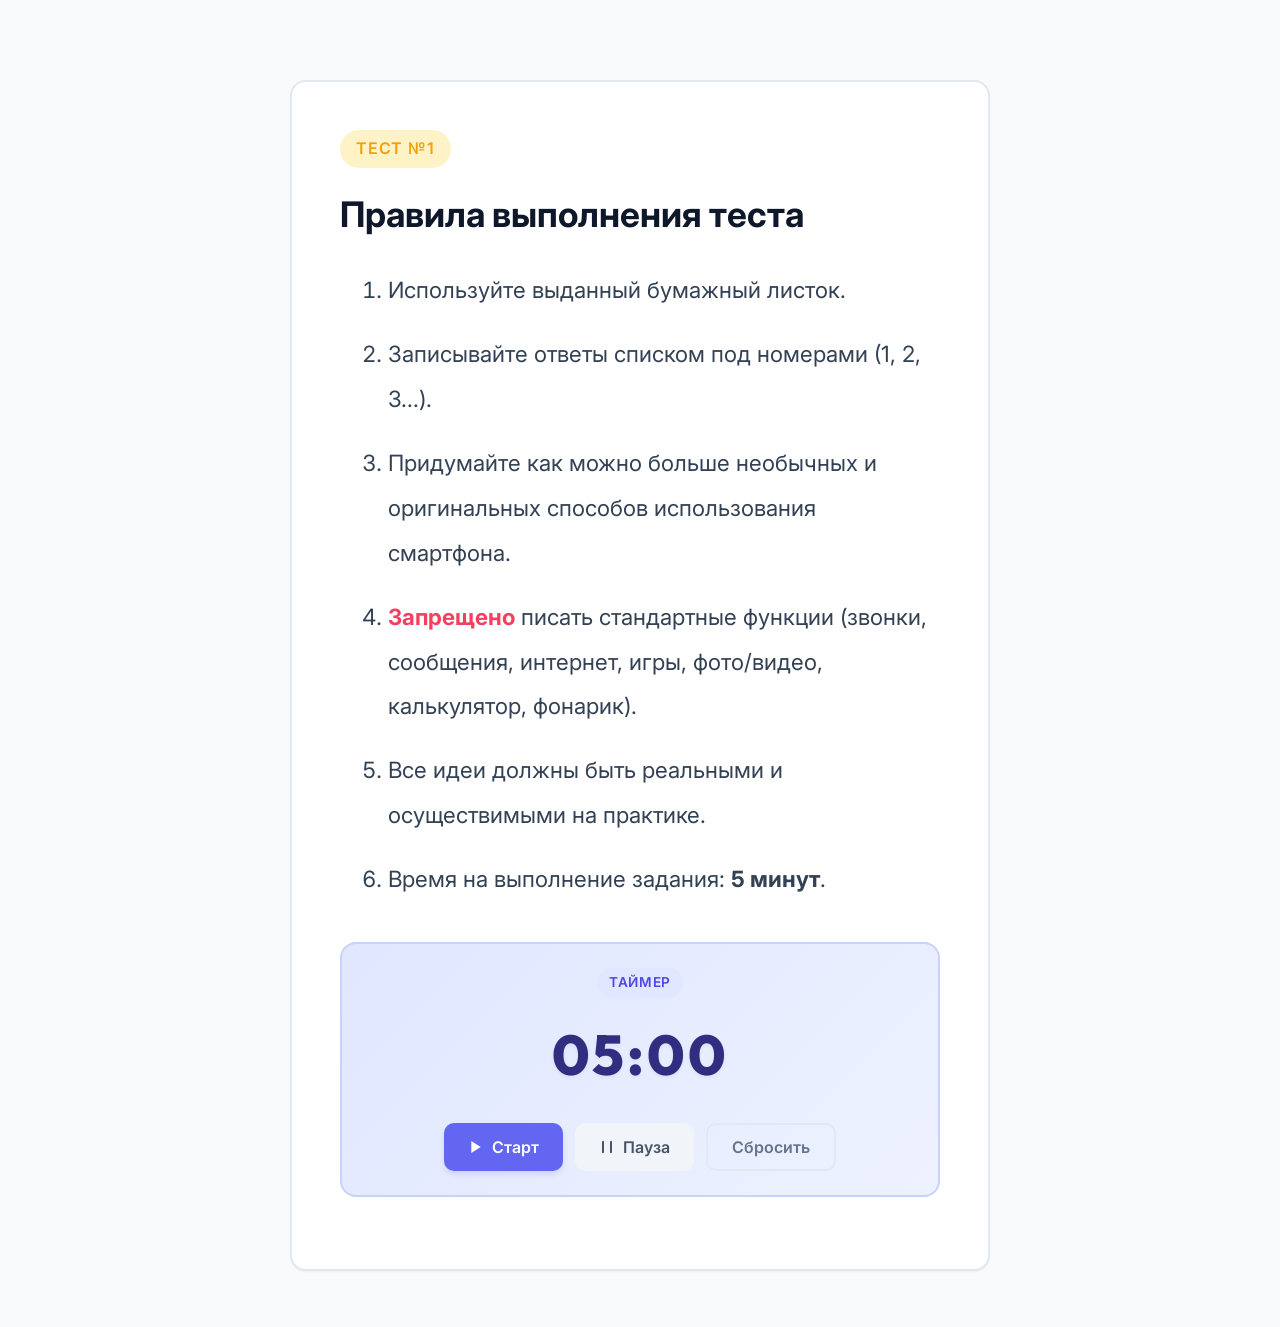
<file: index.html>
<!DOCTYPE html>
<html>
<head>
    <meta charset="UTF-8">
    <title>Перенаправление...</title>
    <script>
        window.location.href = 'smartphone.html';
    </script>
</head>
<body>
    <p>Если перенаправление не произошло, перейдите по <a href="smartphone.html">этой ссылке</a>.</p>
</body>
</html>
</file>
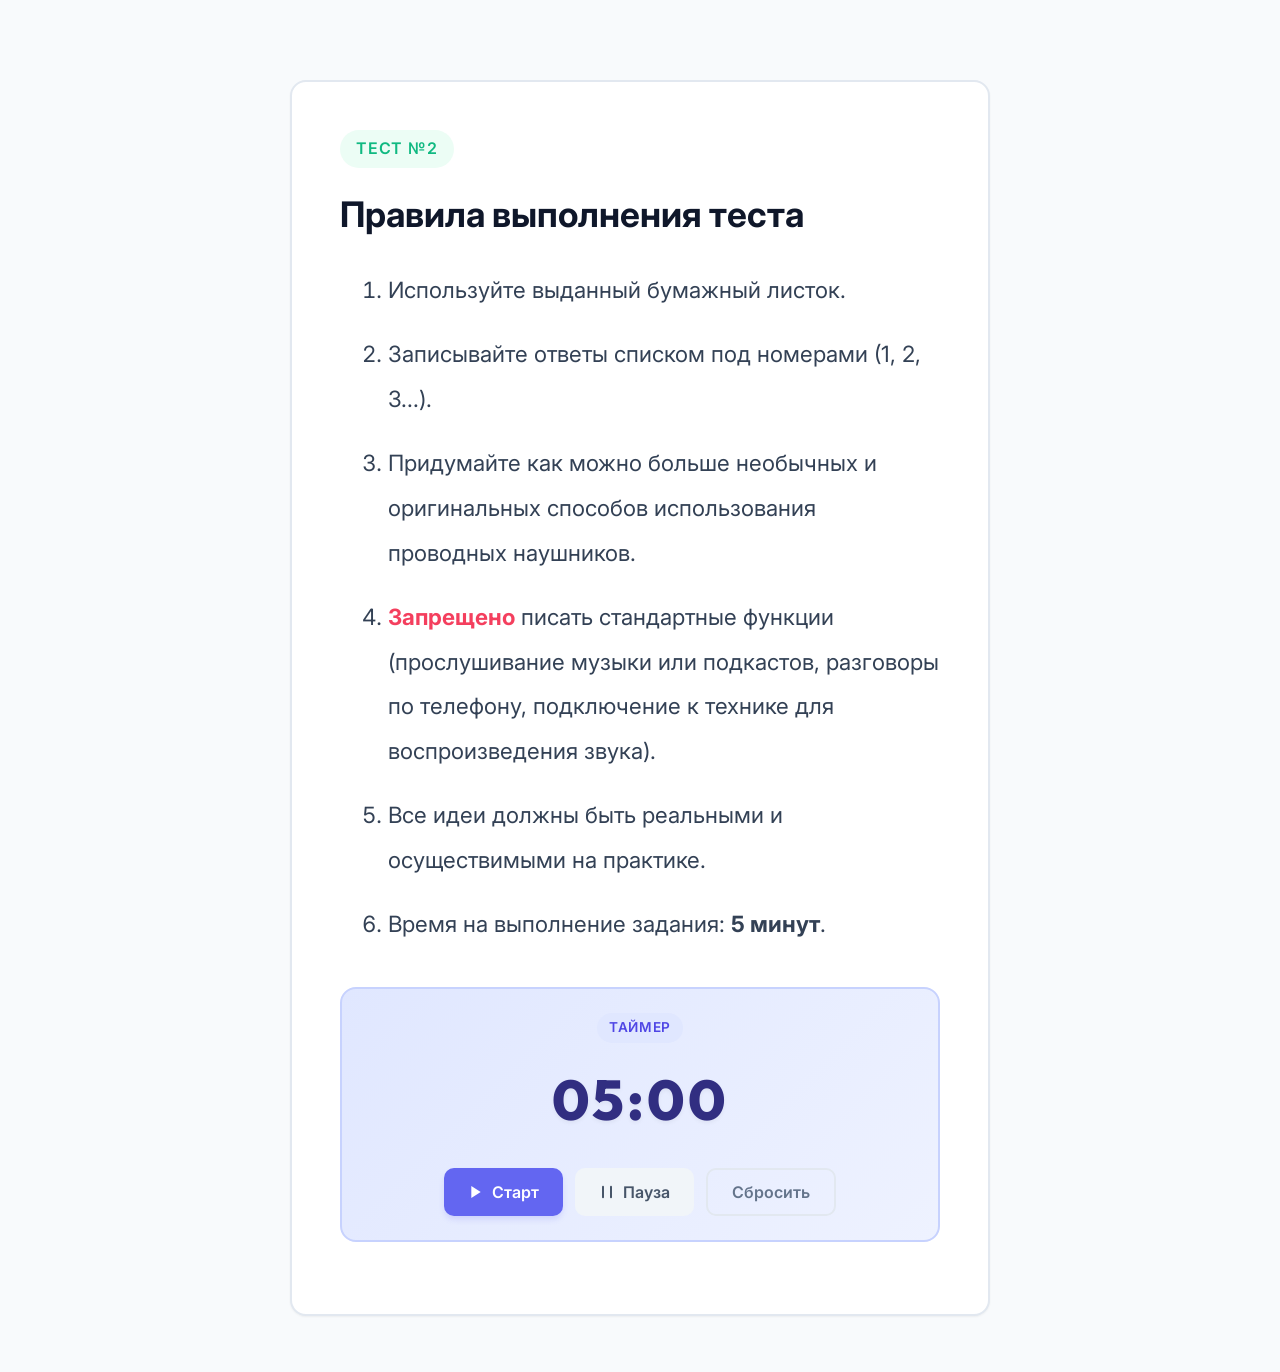
<file: headphones.html>
<!DOCTYPE html>
<html lang="ru">
<head>
    <meta charset="UTF-8">
    <meta name="viewport" content="width=device-width, initial-scale=1.0">
    <title>Правила теста: Наушники</title>
    <link rel="stylesheet" href="style.css">
</head>
<body>
    <div class="container" style="max-width: 700px; margin-top: 3rem;">
        <main class="card" style="padding: 3rem; border: 2px solid var(--border-color); box-shadow: var(--shadow-sm); background: white;">
            <span class="badge badge-creative" style="font-size: 1rem; padding: 0.4rem 1rem; margin-bottom: 1.5rem;">Тест №2</span>
            <h1 style="text-align: left; margin-bottom: 2rem; font-size: 2.2rem; font-family: var(--font-heading);">Правила выполнения теста</h1>
            
            <ol style="font-size: 1.4rem; line-height: 2; padding-left: 1.5rem; color: #334155; margin-bottom: 2.5rem;">
                <li style="margin-bottom: 1.2rem;">Используйте выданный бумажный листок.</li>
                <li style="margin-bottom: 1.2rem;">Записывайте ответы списком под номерами (1, 2, 3...).</li>
                <li style="margin-bottom: 1.2rem;">Придумайте как можно больше необычных и оригинальных способов использования проводных наушников.</li>
                <li style="margin-bottom: 1.2rem;"><span style="color: var(--color-standard); font-weight: bold;">Запрещено</span> писать стандартные функции (прослушивание музыки или подкастов, разговоры по телефону, подключение к технике для воспроизведения звука).</li>
                <li style="margin-bottom: 1.2rem;">Все идеи должны быть реальными и осуществимыми на практике.</li>
                <li style="margin-bottom: 1.2rem;">Время на выполнение задания: <strong>5 минут</strong>.</li>
            </ol>

            <!-- Timer Section -->
            <div class="timer-container">
                <span class="badge badge-primary" style="margin-bottom: 0.25rem;">Таймер</span>
                <div id="timer" class="timer-display">05:00</div>
                <div class="btn-group">
                    <button id="start-btn" class="btn btn-primary">
                        <svg width="16" height="16" viewBox="0 0 24 24" fill="currentColor"><polygon points="5 3 19 12 5 21 5 3"></polygon></svg>
                        Старт
                    </button>
                    <button id="pause-btn" class="btn btn-secondary" disabled>
                        <svg width="16" height="16" viewBox="0 0 24 24" fill="none" stroke="currentColor" stroke-width="3" stroke-linecap="round" stroke-linejoin="round"><line x1="18" y1="4" x2="18" y2="20"></line><line x1="6" y1="4" x2="6" y2="20"></line></svg>
                        Пауза
                    </button>
                    <button id="reset-btn" class="btn btn-outline">Сбросить</button>
                </div>
            </div>
        </main>
    </div>

    <!-- Time Up Dialog -->
    <div id="dialog-overlay" class="dialog-overlay">
        <div class="dialog">
            <h3>Время вышло! ⏱️</h3>
            <p>5 минут истекли. Пожалуйста, отложите ручки и сдайте ваши листочки.</p>
            <button id="dialog-close" class="btn btn-primary">ОК</button>
        </div>
    </div>

    <script>
        const duration = 300; // 5 minutes in seconds
        let timeLeft = duration;
        let timerId = null;
        let isRunning = false;

        const timerDisplay = document.getElementById('timer');
        const startBtn = document.getElementById('start-btn');
        const pauseBtn = document.getElementById('pause-btn');
        const resetBtn = document.getElementById('reset-btn');
        const dialogOverlay = document.getElementById('dialog-overlay');
        const dialogClose = document.getElementById('dialog-close');

        function formatTime(seconds) {
            const mins = Math.floor(seconds / 60);
            const secs = seconds % 60;
            return `${mins.toString().padStart(2, '0')}:${secs.toString().padStart(2, '0')}`;
        }

        function updateTimer() {
            timerDisplay.textContent = formatTime(timeLeft);
            
            if (timeLeft <= 10 && timeLeft > 0) {
                timerDisplay.classList.add('timer-pulse-warning');
            } else {
                timerDisplay.classList.remove('timer-pulse-warning');
            }

            if (timeLeft === 0) {
                clearInterval(timerId);
                isRunning = false;
                timerDisplay.classList.remove('timer-running');
                timerDisplay.classList.remove('timer-pulse-warning');
                startBtn.disabled = true;
                pauseBtn.disabled = true;
                showTimeUpDialog();
            }
        }

        function startTimer() {
            if (isRunning) return;
            isRunning = true;
            startBtn.disabled = true;
            pauseBtn.disabled = false;
            timerDisplay.classList.add('timer-running');

            timerId = setInterval(() => {
                timeLeft--;
                updateTimer();
            }, 1000);
        }

        function pauseTimer() {
            if (!isRunning) return;
            isRunning = false;
            clearInterval(timerId);
            startBtn.disabled = false;
            pauseBtn.disabled = true;
            timerDisplay.classList.remove('timer-running');
        }

        function resetTimer() {
            pauseTimer();
            timeLeft = duration;
            updateTimer();
            startBtn.disabled = false;
            pauseBtn.disabled = true;
        }

        function showTimeUpDialog() {
            dialogOverlay.classList.add('show');
            try {
                const context = new (window.AudioContext || window.webkitAudioContext)();
                const oscillator = context.createOscillator();
                const gainNode = context.createGain();
                oscillator.type = 'sine';
                oscillator.frequency.setValueAtTime(440, context.currentTime);
                gainNode.gain.setValueAtTime(0.1, context.currentTime);
                oscillator.connect(gainNode);
                gainNode.connect(context.destination);
                oscillator.start();
                oscillator.stop(context.currentTime + 1.0);
            } catch (e) {
                console.log("Audio not supported");
            }
        }

        startBtn.addEventListener('click', startTimer);
        pauseBtn.addEventListener('click', pauseTimer);
        resetBtn.addEventListener('click', resetTimer);
        dialogClose.addEventListener('click', () => dialogOverlay.classList.remove('show'));
    </script>
</body>
</html>
</file>
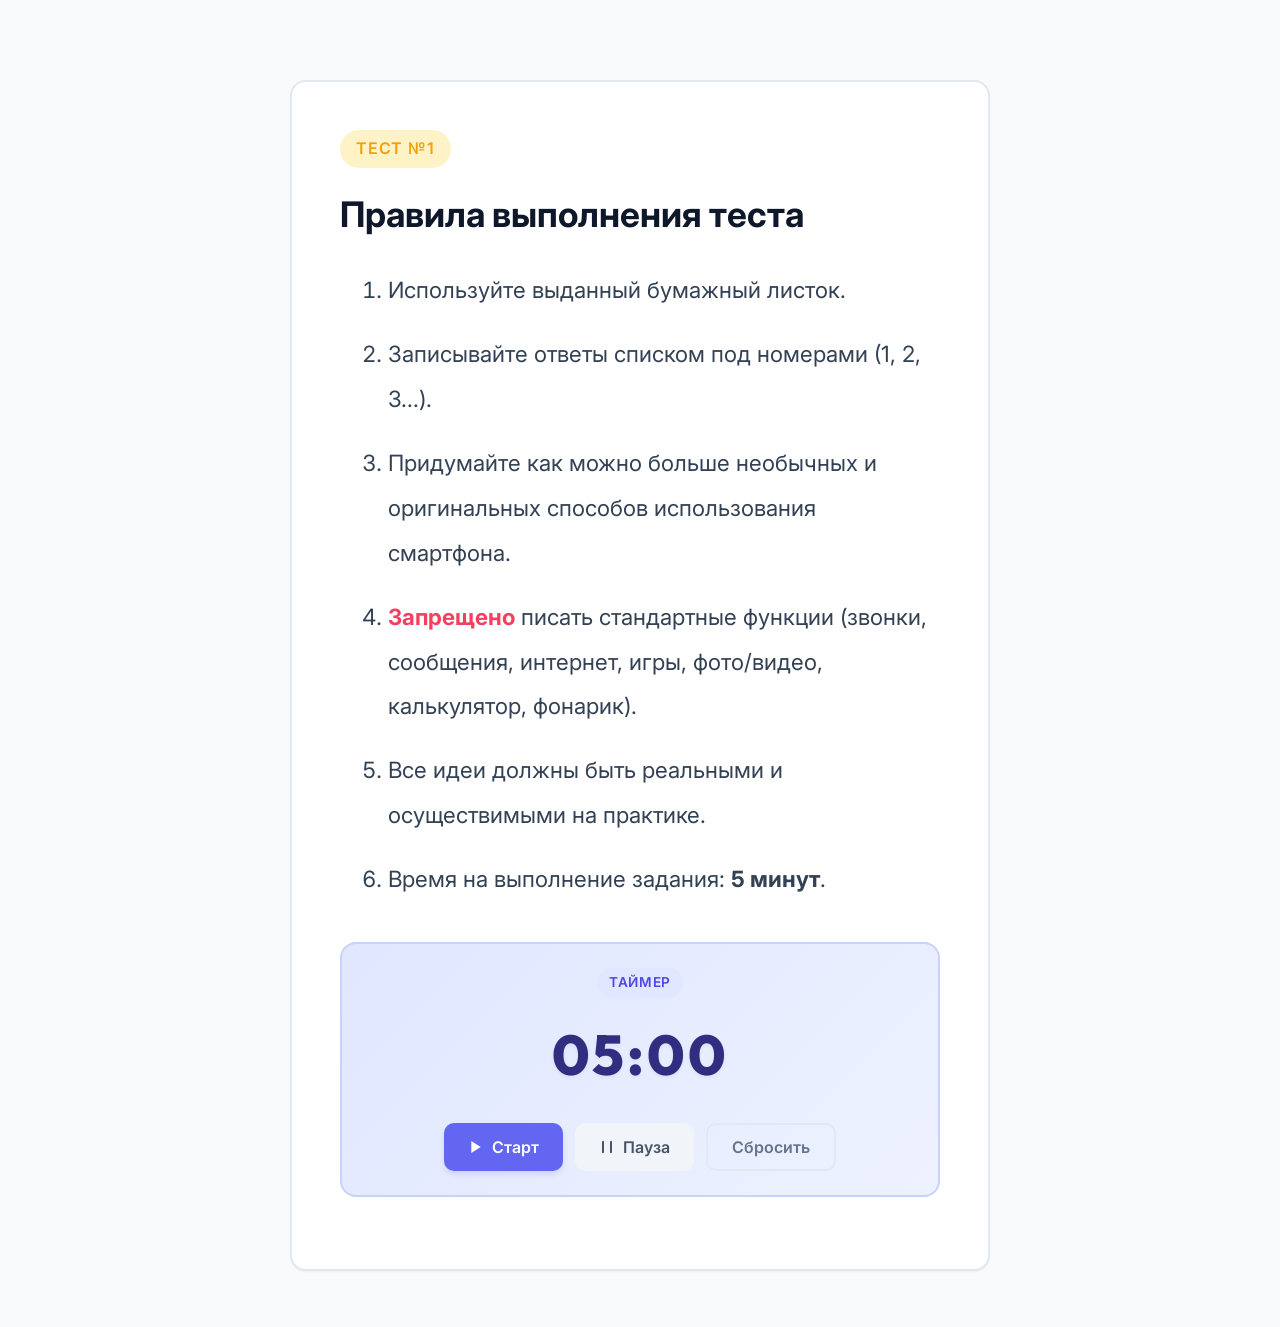
<file: smartphone.html>
<!DOCTYPE html>
<html lang="ru">
<head>
    <meta charset="UTF-8">
    <meta name="viewport" content="width=device-width, initial-scale=1.0">
    <title>Правила теста: Смартфон</title>
    <link rel="stylesheet" href="style.css">
</head>
<body>
    <div class="container" style="max-width: 700px; margin-top: 3rem;">
        <main class="card" style="padding: 3rem; border: 2px solid var(--border-color); box-shadow: var(--shadow-sm); background: white;">
            <span class="badge badge-amber" style="font-size: 1rem; padding: 0.4rem 1rem; margin-bottom: 1.5rem;">Тест №1</span>
            <h1 style="text-align: left; margin-bottom: 2rem; font-size: 2.2rem; font-family: var(--font-heading);">Правила выполнения теста</h1>
            
            <ol style="font-size: 1.4rem; line-height: 2; padding-left: 1.5rem; color: #334155; margin-bottom: 2.5rem;">
                <li style="margin-bottom: 1.2rem;">Используйте выданный бумажный листок.</li>
                <li style="margin-bottom: 1.2rem;">Записывайте ответы списком под номерами (1, 2, 3...).</li>
                <li style="margin-bottom: 1.2rem;">Придумайте как можно больше необычных и оригинальных способов использования смартфона.</li>
                <li style="margin-bottom: 1.2rem;"><span style="color: var(--color-standard); font-weight: bold;">Запрещено</span> писать стандартные функции (звонки, сообщения, интернет, игры, фото/видео, калькулятор, фонарик).</li>
                <li style="margin-bottom: 1.2rem;">Все идеи должны быть реальными и осуществимыми на практике.</li>
                <li style="margin-bottom: 1.2rem;">Время на выполнение задания: <strong>5 минут</strong>.</li>
            </ol>

            <!-- Timer Section -->
            <div class="timer-container">
                <span class="badge badge-primary" style="margin-bottom: 0.25rem;">Таймер</span>
                <div id="timer" class="timer-display">05:00</div>
                <div class="btn-group">
                    <button id="start-btn" class="btn btn-primary">
                        <svg width="16" height="16" viewBox="0 0 24 24" fill="currentColor"><polygon points="5 3 19 12 5 21 5 3"></polygon></svg>
                        Старт
                    </button>
                    <button id="pause-btn" class="btn btn-secondary" disabled>
                        <svg width="16" height="16" viewBox="0 0 24 24" fill="none" stroke="currentColor" stroke-width="3" stroke-linecap="round" stroke-linejoin="round"><line x1="18" y1="4" x2="18" y2="20"></line><line x1="6" y1="4" x2="6" y2="20"></line></svg>
                        Пауза
                    </button>
                    <button id="reset-btn" class="btn btn-outline">Сбросить</button>
                </div>
            </div>
        </main>
    </div>

    <!-- Time Up Dialog -->
    <div id="dialog-overlay" class="dialog-overlay">
        <div class="dialog">
            <h3>Время вышло! ⏱️</h3>
            <p>5 минут истекли. Пожалуйста, отложите ручки и сдайте ваши листочки.</p>
            <button id="dialog-close" class="btn btn-primary">ОК</button>
        </div>
    </div>

    <script>
        const duration = 300; // 5 minutes in seconds
        let timeLeft = duration;
        let timerId = null;
        let isRunning = false;

        const timerDisplay = document.getElementById('timer');
        const startBtn = document.getElementById('start-btn');
        const pauseBtn = document.getElementById('pause-btn');
        const resetBtn = document.getElementById('reset-btn');
        const dialogOverlay = document.getElementById('dialog-overlay');
        const dialogClose = document.getElementById('dialog-close');

        function formatTime(seconds) {
            const mins = Math.floor(seconds / 60);
            const secs = seconds % 60;
            return `${mins.toString().padStart(2, '0')}:${secs.toString().padStart(2, '0')}`;
        }

        function updateTimer() {
            timerDisplay.textContent = formatTime(timeLeft);
            
            if (timeLeft <= 10 && timeLeft > 0) {
                timerDisplay.classList.add('timer-pulse-warning');
            } else {
                timerDisplay.classList.remove('timer-pulse-warning');
            }

            if (timeLeft === 0) {
                clearInterval(timerId);
                isRunning = false;
                timerDisplay.classList.remove('timer-running');
                timerDisplay.classList.remove('timer-pulse-warning');
                startBtn.disabled = true;
                pauseBtn.disabled = true;
                showTimeUpDialog();
            }
        }

        function startTimer() {
            if (isRunning) return;
            isRunning = true;
            startBtn.disabled = true;
            pauseBtn.disabled = false;
            timerDisplay.classList.add('timer-running');

            timerId = setInterval(() => {
                timeLeft--;
                updateTimer();
            }, 1000);
        }

        function pauseTimer() {
            if (!isRunning) return;
            isRunning = false;
            clearInterval(timerId);
            startBtn.disabled = false;
            pauseBtn.disabled = true;
            timerDisplay.classList.remove('timer-running');
        }

        function resetTimer() {
            pauseTimer();
            timeLeft = duration;
            updateTimer();
            startBtn.disabled = false;
            pauseBtn.disabled = true;
        }

        function showTimeUpDialog() {
            dialogOverlay.classList.add('show');
            try {
                const context = new (window.AudioContext || window.webkitAudioContext)();
                const oscillator = context.createOscillator();
                const gainNode = context.createGain();
                oscillator.type = 'sine';
                oscillator.frequency.setValueAtTime(440, context.currentTime);
                gainNode.gain.setValueAtTime(0.1, context.currentTime);
                oscillator.connect(gainNode);
                gainNode.connect(context.destination);
                oscillator.start();
                oscillator.stop(context.currentTime + 1.0);
            } catch (e) {
                console.log("Audio not supported");
            }
        }

        startBtn.addEventListener('click', startTimer);
        pauseBtn.addEventListener('click', pauseTimer);
        resetBtn.addEventListener('click', resetTimer);
        dialogClose.addEventListener('click', () => dialogOverlay.classList.remove('show'));
    </script>
</body>
</html>
</file>
<file: style.css>
@import url('https://fonts.googleapis.com/css2?family=Inter:wght@400;500;600;700&family=Outfit:wght@500;700;800&display=swap');

:root {
    --font-sans: 'Inter', system-ui, -apple-system, sans-serif;
    --font-heading: 'Outfit', var(--font-sans);

    /* Palette */
    --bg-page: #f8fafc;
    --bg-card: #ffffff;
    --color-text: #1e293b;
    --color-text-light: #64748b;
    
    --color-primary: #6366f1;
    --color-primary-hover: #4f46e5;
    --color-primary-light: #e0e7ff;
    
    --color-creative: #10b981;
    --color-creative-light: #ecfdf5;
    
    --color-standard: #f43f5e;
    --color-standard-light: #fff1f2;
    
    --color-amber: #f59e0b;
    --color-amber-light: #fef3c7;

    --border-color: #e2e8f0;
    --border-radius: 16px;
    
    --transition-fast: 0.2s ease;
    --transition-normal: 0.3s cubic-bezier(0.4, 0, 0.2, 1);
    
    --shadow-sm: 0 1px 2px 0 rgb(0 0 0 / 0.05);
    --shadow-md: 0 4px 6px -1px rgb(0 0 0 / 0.1), 0 2px 4px -2px rgb(0 0 0 / 0.1);
    --shadow-lg: 0 10px 15px -3px rgb(0 0 0 / 0.1), 0 4px 6px -4px rgb(0 0 0 / 0.1);
}

* {
    box-sizing: border-box;
    margin: 0;
    padding: 0;
}

body {
    font-family: var(--font-sans);
    background-color: var(--bg-page);
    color: var(--color-text);
    line-height: 1.6;
    padding: 2rem 1rem;
    min-height: 100vh;
    display: flex;
    flex-direction: column;
    align-items: center;
}

.container {
    width: 100%;
    max-width: 800px;
    margin: 0 auto;
}

/* Typography */
h1, h2, h3 {
    font-family: var(--font-heading);
    font-weight: 700;
    color: #0f172a;
    line-height: 1.25;
}

h1 {
    font-size: 2.25rem;
    margin-bottom: 1rem;
    text-align: center;
}

h2 {
    font-size: 1.5rem;
    margin-bottom: 1rem;
    display: flex;
    align-items: center;
    gap: 0.5rem;
}

p {
    margin-bottom: 1rem;
    color: var(--color-text-light);
}

/* Layout Cards */
.card {
    background-color: var(--bg-card);
    border: 1px solid var(--border-color);
    border-radius: var(--border-radius);
    padding: 2rem;
    margin-bottom: 1.5rem;
    box-shadow: var(--shadow-sm);
    transition: transform var(--transition-fast), box-shadow var(--transition-fast);
}

.card:hover {
    box-shadow: var(--shadow-md);
}

.card-title-bar {
    border-bottom: 2px dashed var(--border-color);
    padding-bottom: 1rem;
    margin-bottom: 1.5rem;
}

/* Navigation & Header */
header {
    text-align: center;
    margin-bottom: 2.5rem;
    position: relative;
}

.badge {
    display: inline-block;
    padding: 0.25rem 0.75rem;
    font-size: 0.85rem;
    font-weight: 600;
    border-radius: 9999px;
    margin-bottom: 0.75rem;
    text-transform: uppercase;
    letter-spacing: 0.05em;
}

.badge-primary {
    background-color: var(--color-primary-light);
    color: var(--color-primary-hover);
}

.badge-creative {
    background-color: var(--color-creative-light);
    color: var(--color-creative);
}

.badge-standard {
    background-color: var(--color-standard-light);
    color: var(--color-standard);
}

.badge-amber {
    background-color: var(--color-amber-light);
    color: var(--color-amber);
}

/* Lists and Guides */
ol, ul {
    margin-left: 1.5rem;
    margin-bottom: 1rem;
}

li {
    margin-bottom: 0.5rem;
}

/* Grid Layout for Portal */
.grid {
    display: grid;
    grid-template-columns: 1fr 1fr;
    gap: 1.5rem;
    margin-top: 2rem;
}

@media (max-width: 640px) {
    .grid {
        grid-template-columns: 1fr;
    }
    body {
        padding: 1rem 0.5rem;
    }
    .card {
        padding: 1.25rem;
    }
    h1 {
        font-size: 1.75rem;
    }
}

/* Portal Card specific */
.portal-card {
    display: flex;
    flex-direction: column;
    justify-content: space-between;
    height: 100%;
}

/* Buttons */
.btn {
    display: inline-flex;
    align-items: center;
    justify-content: center;
    font-family: var(--font-sans);
    font-weight: 600;
    padding: 0.75rem 1.5rem;
    border-radius: 10px;
    border: none;
    cursor: pointer;
    transition: all var(--transition-fast);
    text-decoration: none;
    font-size: 1rem;
    gap: 0.5rem;
}

.btn-primary {
    background-color: var(--color-primary);
    color: white;
    box-shadow: 0 4px 6px -1px rgba(99, 102, 241, 0.2);
}

.btn-primary:hover {
    background-color: var(--color-primary-hover);
    transform: translateY(-1px);
    box-shadow: 0 6px 8px -1px rgba(99, 102, 241, 0.3);
}

.btn-primary:active {
    transform: translateY(0);
}

.btn-secondary {
    background-color: #f1f5f9;
    color: #475569;
}

.btn-secondary:hover {
    background-color: #e2e8f0;
    color: #1e293b;
}

.btn-success {
    background-color: var(--color-creative);
    color: white;
}

.btn-success:hover {
    background-color: #059669;
}

.btn-outline {
    background-color: transparent;
    border: 2px solid var(--border-color);
    color: var(--color-text-light);
}

.btn-outline:hover {
    border-color: var(--color-text-light);
    color: var(--color-text);
}

.btn-group {
    display: flex;
    gap: 0.75rem;
    flex-wrap: wrap;
    margin-top: 1rem;
}

/* Example Grid Styles */
.example-box {
    display: grid;
    grid-template-columns: 1fr 1fr;
    gap: 1rem;
    margin-top: 1rem;
    margin-bottom: 1rem;
}

@media (max-width: 600px) {
    .example-box {
        grid-template-columns: 1fr;
    }
}

.example-column {
    background: #f8fafc;
    border: 1px solid #e2e8f0;
    border-radius: 12px;
    padding: 1rem;
}

.example-item {
    background: white;
    border: 1px solid #e2e8f0;
    border-radius: 8px;
    padding: 0.5rem 0.75rem;
    margin-bottom: 0.5rem;
    font-size: 0.9rem;
    display: flex;
    align-items: center;
    gap: 0.5rem;
}

/* Timer Section */
.timer-container {
    text-align: center;
    display: flex;
    flex-direction: column;
    align-items: center;
    justify-content: center;
    padding: 1.5rem;
    background: linear-gradient(135deg, #e0e7ff 0%, #eef2ff 100%);
    border-radius: 16px;
    border: 2px solid #c7d2fe;
    margin-bottom: 1.5rem;
}

.timer-display {
    font-family: var(--font-heading);
    font-weight: 800;
    font-size: 3.5rem;
    color: #312e81;
    letter-spacing: 0.05em;
    margin: 0.5rem 0;
    text-shadow: 0 2px 4px rgba(0,0,0,0.05);
}

.timer-running {
    animation: pulse 2s infinite;
}

@keyframes pulse {
    0% { opacity: 1; }
    50% { opacity: 0.7; }
    100% { opacity: 1; }
}

.timer-pulse-warning {
    animation: warning-pulse 0.5s infinite alternate;
}

@keyframes warning-pulse {
    0% { color: #312e81; transform: scale(1); }
    100% { color: #b91c1c; transform: scale(1.08); }
}

/* Answer Pad Section */
.notepad-container {
    display: flex;
    flex-direction: column;
    gap: 1rem;
}

.notepad-textarea {
    width: 100%;
    height: 180px;
    padding: 1rem;
    font-family: inherit;
    font-size: 1.05rem;
    border: 2px solid var(--border-color);
    border-radius: 12px;
    resize: vertical;
    outline: none;
    transition: border-color var(--transition-fast);
    line-height: 1.5;
}

.notepad-textarea:focus {
    border-color: var(--color-primary);
}

.notepad-footer {
    display: flex;
    justify-content: space-between;
    align-items: center;
    flex-wrap: wrap;
    gap: 0.75rem;
}

.char-counter {
    font-size: 0.9rem;
    color: var(--color-text-light);
}

.copied-toast {
    background-color: var(--color-creative);
    color: white;
    padding: 0.5rem 1rem;
    border-radius: 8px;
    font-size: 0.9rem;
    font-weight: 600;
    position: fixed;
    bottom: 2rem;
    left: 50%;
    transform: translateX(-50%) translateY(100px);
    transition: transform var(--transition-normal);
    z-index: 1000;
    box-shadow: var(--shadow-lg);
    opacity: 0;
}

.copied-toast.show {
    transform: translateX(-50%) translateY(0);
    opacity: 1;
}

/* Footer info */
footer.page-footer {
    text-align: center;
    margin-top: 3rem;
    padding-top: 1.5rem;
    border-top: 1px solid var(--border-color);
    color: var(--color-text-light);
    font-size: 0.85rem;
    width: 100%;
}

.back-link {
    display: inline-flex;
    align-items: center;
    gap: 0.5rem;
    color: var(--color-primary);
    text-decoration: none;
    font-weight: 600;
    margin-bottom: 1.5rem;
}

.back-link:hover {
    color: var(--color-primary-hover);
    text-decoration: underline;
}

/* Dialog Box */
.dialog-overlay {
    position: fixed;
    top: 0;
    left: 0;
    right: 0;
    bottom: 0;
    background-color: rgba(15, 23, 42, 0.6);
    backdrop-filter: blur(4px);
    display: flex;
    align-items: center;
    justify-content: center;
    z-index: 999;
    opacity: 0;
    pointer-events: none;
    transition: opacity var(--transition-normal);
}

.dialog-overlay.show {
    opacity: 1;
    pointer-events: auto;
}

.dialog {
    background: white;
    border-radius: var(--border-radius);
    padding: 2rem;
    max-width: 480px;
    width: 90%;
    box-shadow: var(--shadow-lg);
    transform: translateY(20px);
    transition: transform var(--transition-normal);
    text-align: center;
}

.dialog-overlay.show .dialog {
    transform: translateY(0);
}

.dialog h3 {
    margin-bottom: 0.75rem;
    color: #b91c1c;
    font-size: 1.5rem;
}

.dialog p {
    margin-bottom: 1.5rem;
}
</file>
